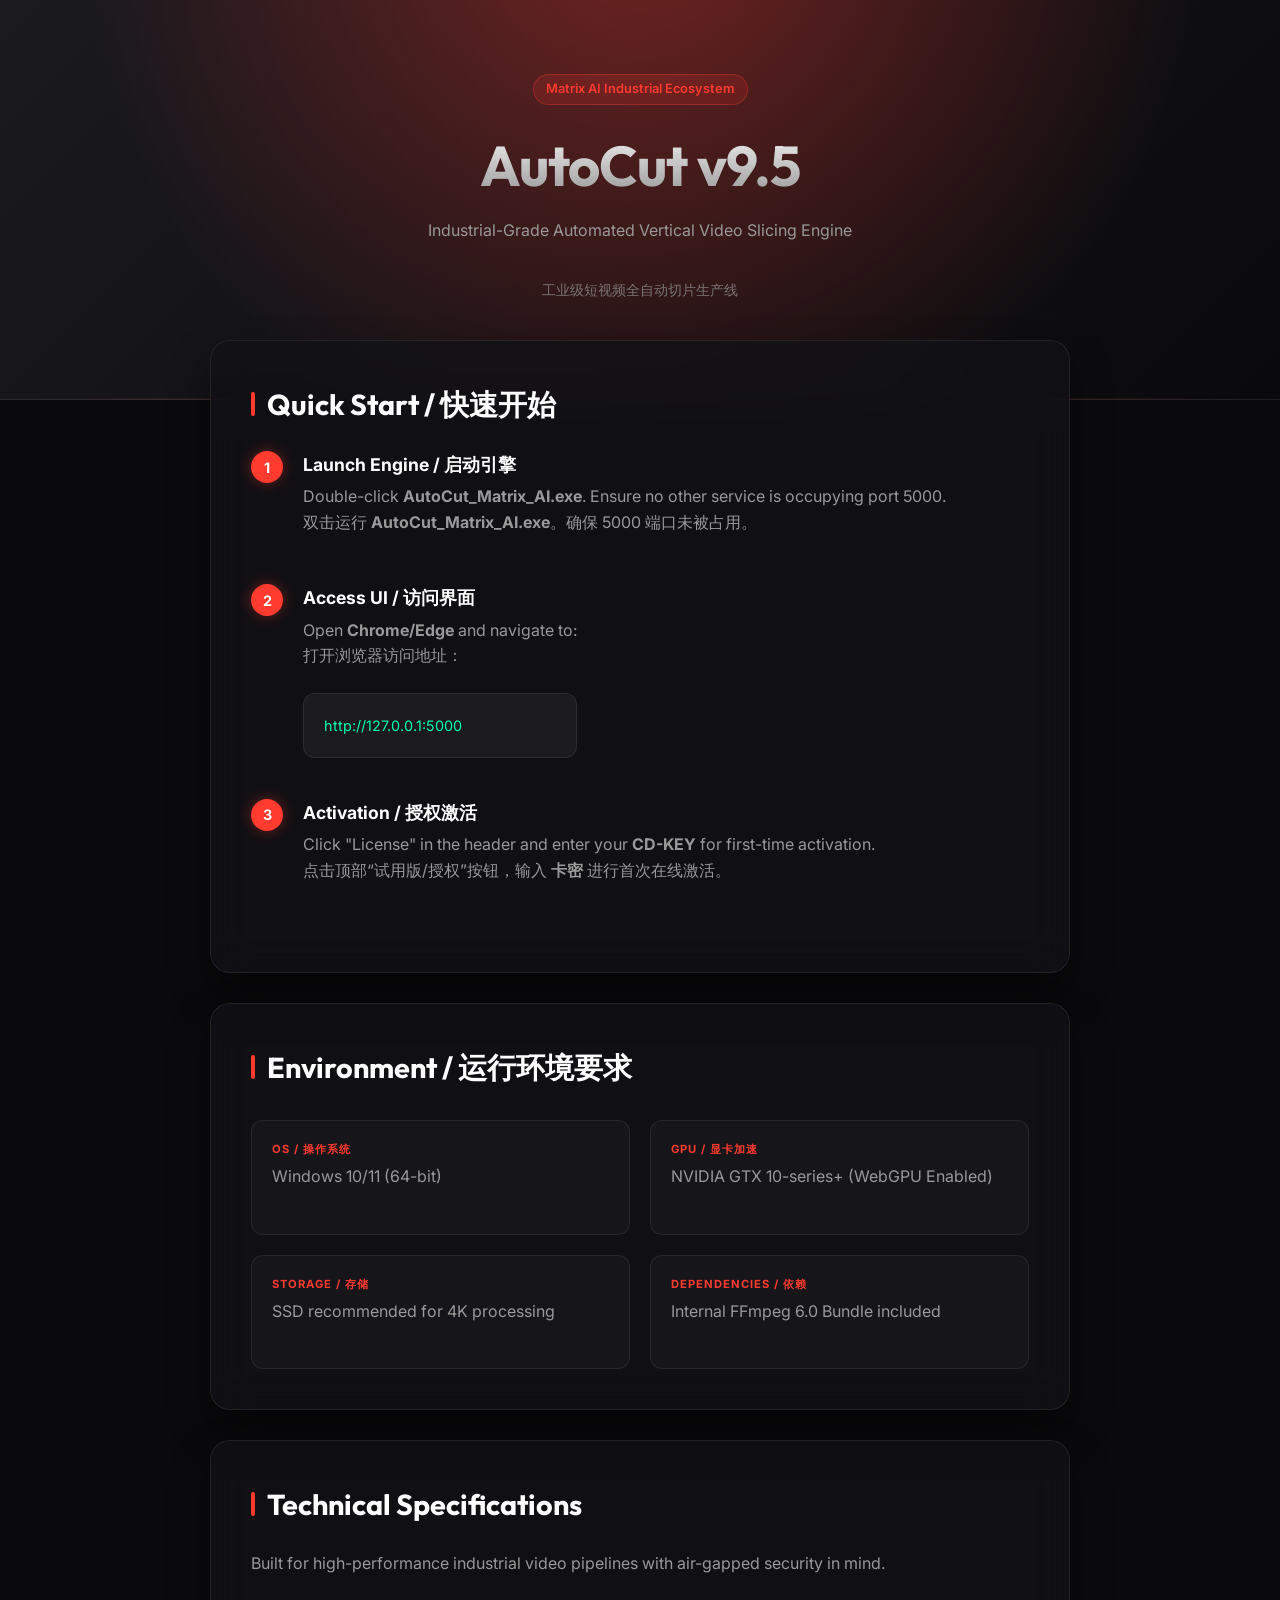
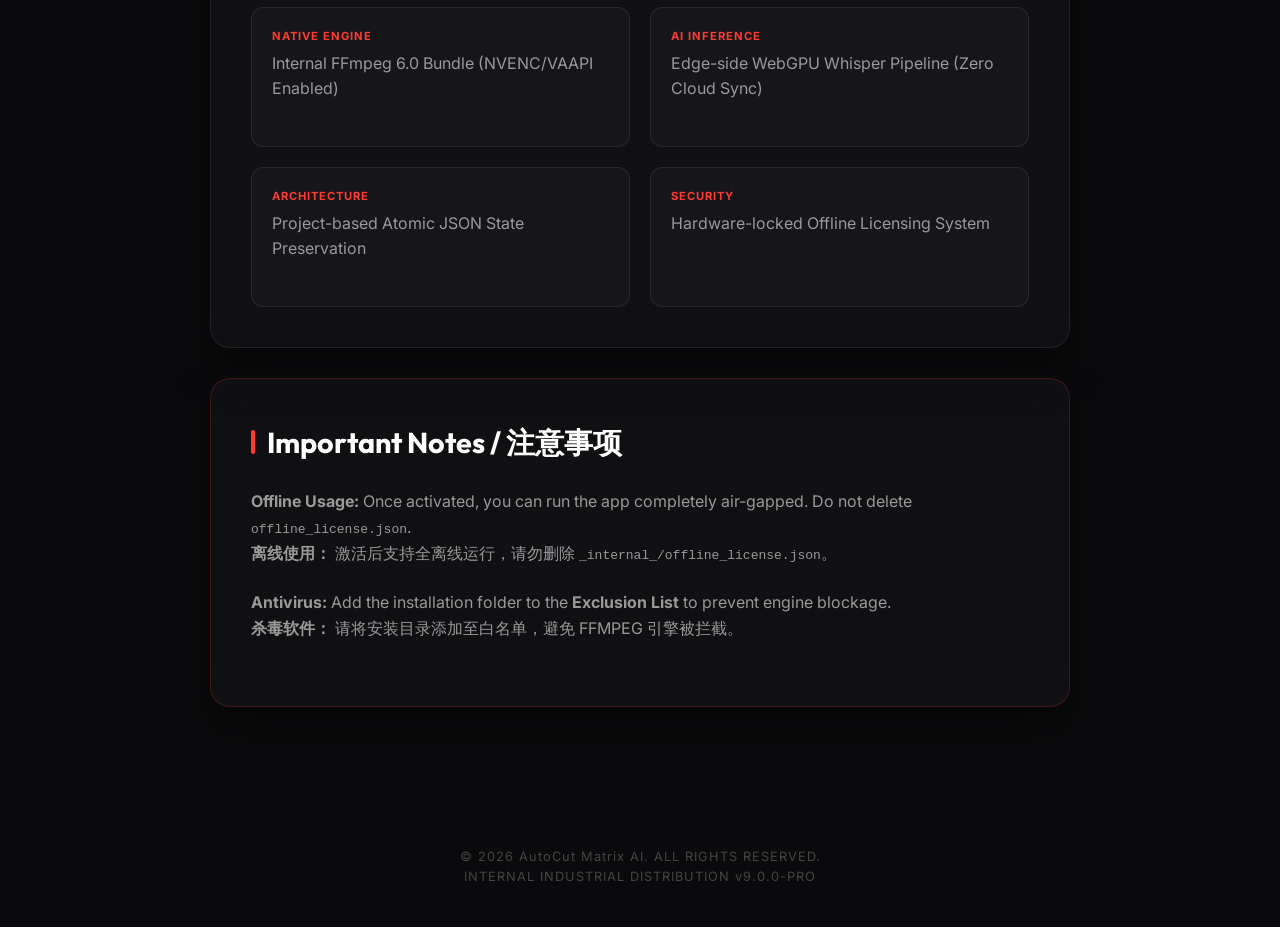
<file: 11_打包版本发布声明.html>
<!DOCTYPE html>
<html lang="en">
<head>
    <meta charset="UTF-8">
    <meta name="viewport" content="width=device-width, initial-scale=1.0">
    <title>AutoCut Matrix AI - Production Release Manual</title>
    <link href="https://fonts.googleapis.com/css2?family=Outfit:wght@300;400;600&family=Inter:wght@400;700&display=swap" rel="stylesheet">
    <style>
        :root {
            --bg: #0a0a0c;
            --surface: #121216;
            --primary: #ff3b30;
            --primary-glow: rgba(255, 59, 48, 0.4);
            --text: #e0e0e0;
            --text-sec: #999;
            --border: rgba(255, 255, 255, 0.08);
            --accent-bg: linear-gradient(135deg, #1a1a1f 0%, #0a0a0c 100%);
        }

        * {
            box-sizing: border-box;
            margin: 0;
            padding: 0;
        }

        body {
            font-family: 'Inter', sans-serif;
            background-color: var(--bg);
            color: var(--text);
            line-height: 1.6;
            overflow-x: hidden;
        }

        header {
            height: 400px;
            background: radial-gradient(circle at 50% -20%, var(--primary-glow) 0%, transparent 70%), var(--accent-bg);
            display: flex;
            flex-direction: column;
            justify-content: center;
            align-items: center;
            text-align: center;
            border-bottom: 1px solid var(--border);
            position: relative;
        }

        header::after {
            content: '';
            position: absolute;
            bottom: 0;
            width: 100%;
            height: 1px;
            background: linear-gradient(90deg, transparent, var(--primary), transparent);
            opacity: 0.3;
        }

        .container {
            max-width: 900px;
            margin: -60px auto 100px;
            padding: 0 20px;
            position: relative;
            z-index: 10;
        }

        .glass-card {
            background: rgba(18, 18, 22, 0.8);
            backdrop-filter: blur(20px);
            border: 1px solid var(--border);
            border-radius: 20px;
            padding: 40px;
            margin-bottom: 30px;
            box-shadow: 0 20px 40px rgba(0, 0, 0, 0.4);
        }

        h1 {
            font-family: 'Outfit', sans-serif;
            font-size: 3.5rem;
            letter-spacing: -1px;
            margin-bottom: 0.5rem;
            background: linear-gradient(to bottom, #fff, #888);
            -webkit-background-clip: text;
            background-clip: text;
            -webkit-text-fill-color: transparent;
            color: transparent;
        }

        h2 {
            font-family: 'Outfit', sans-serif;
            font-size: 1.8rem;
            margin-bottom: 1.5rem;
            color: #fff;
            display: flex;
            align-items: center;
            gap: 12px;
        }

        h2::before {
            content: '';
            width: 4px;
            height: 24px;
            background: var(--primary);
            border-radius: 2px;
        }

        p {
            margin-bottom: 1.5rem;
            color: var(--text-sec);
        }

        .badge {
            display: inline-block;
            padding: 4px 12px;
            background: rgba(255, 59, 48, 0.15);
            color: var(--primary);
            border: 1px solid rgba(255, 59, 48, 0.3);
            border-radius: 100px;
            font-size: 0.8rem;
            font-weight: 600;
            margin-bottom: 1rem;
        }

        .step-list {
            list-style: none;
        }

        .step-item {
            display: flex;
            gap: 20px;
            margin-bottom: 25px;
        }

        .step-num {
            flex-shrink: 0;
            width: 32px;
            height: 32px;
            background: var(--primary);
            color: #fff;
            border-radius: 50%;
            display: flex;
            justify-content: center;
            align-items: center;
            font-weight: bold;
            font-size: 0.9rem;
            box-shadow: 0 0 15px var(--primary-glow);
        }

        .step-content h3 {
            margin-bottom: 5px;
            color: #fff;
            font-size: 1.1rem;
        }

        .highlight-box {
            background: #1a1a1f;
            border: 1px solid var(--border);
            padding: 20px;
            border-radius: 12px;
            font-family: 'Inter', monospace;
            font-size: 0.9rem;
            color: #00ffaa;
            margin-bottom: 1rem;
            position: relative;
        }

        .info-grid {
            display: grid;
            grid-template-columns: 1fr 1fr;
            gap: 20px;
            margin-top: 30px;
        }

        .info-cell {
            padding: 20px;
            background: rgba(255, 255, 255, 0.03);
            border-radius: 12px;
            border: 1px solid var(--border);
        }

        .info-cell small {
            display: block;
            color: var(--primary);
            font-weight: 700;
            text-transform: uppercase;
            font-size: 0.7rem;
            letter-spacing: 1px;
            margin-bottom: 5px;
        }

        footer {
            text-align: center;
            padding: 40px;
            color: #444;
            font-size: 0.8rem;
            letter-spacing: 1px;
        }

        .btn {
            display: inline-block;
            padding: 12px 24px;
            background: var(--primary);
            color: #fff;
            text-decoration: none;
            border-radius: 8px;
            font-weight: 600;
            transition: all 0.2s;
        }

        .btn:hover {
            transform: translateY(-2px);
            box-shadow: 0 10px 20px var(--primary-glow);
        }

        @media (max-width: 768px) {
            .info-grid { grid-template-columns: 1fr; }
            h1 { font-size: 2.5rem; }
        }
    </style>
</head>
<body>

    <header>
        <div class="badge">Matrix AI Industrial Ecosystem</div>
        <h1>AutoCut v9.5</h1>
        <p>Industrial-Grade Automated Vertical Video Slicing Engine</p>
        <p style="font-size: 0.9rem; opacity: 0.7; margin-top: 10px;">工业级短视频全自动切片生产线</p>
    </header>

    <div class="container">
        
        <div class="glass-card">
            <h2>Quick Start / 快速开始</h2>
            <div class="step-list">
                <div class="step-item">
                    <div class="step-num">1</div>
                    <div class="step-content">
                        <h3>Launch Engine / 启动引擎</h3>
                        <p>Double-click <strong>AutoCut_Matrix_AI.exe</strong>. Ensure no other service is occupying port 5000.<br>
                        双击运行 <strong>AutoCut_Matrix_AI.exe</strong>。确保 5000 端口未被占用。</p>
                    </div>
                </div>
                <div class="step-item">
                    <div class="step-num">2</div>
                    <div class="step-content">
                        <h3>Access UI / 访问界面</h3>
                        <p>Open <strong>Chrome/Edge</strong> and navigate to:<br>
                        打开浏览器访问地址：</p>
                        <div class="highlight-box">http://127.0.0.1:5000</div>
                    </div>
                </div>
                <div class="step-item">
                    <div class="step-num">3</div>
                    <div class="step-content">
                        <h3>Activation / 授权激活</h3>
                        <p>Click "License" in the header and enter your <strong>CD-KEY</strong> for first-time activation.<br>
                        点击顶部“试用版/授权”按钮，输入 <strong>卡密</strong> 进行首次在线激活。</p>
                    </div>
                </div>
            </div>
        </div>

        <div class="glass-card">
            <h2>Environment / 运行环境要求</h2>
            <div class="info-grid">
                <div class="info-cell">
                    <small>OS / 操作系统</small>
                    <p>Windows 10/11 (64-bit)</p>
                </div>
                <div class="info-cell">
                    <small>GPU / 显卡加速</small>
                    <p>NVIDIA GTX 10-series+ (WebGPU Enabled)</p>
                </div>
                <div class="info-cell">
                    <small>Storage / 存储</small>
                    <p>SSD recommended for 4K processing</p>
                </div>
                <div class="info-cell">
                    <small>Dependencies / 依赖</small>
                    <p>Internal FFmpeg 6.0 Bundle included</p>
                </div>
            </div>
        </div>

        <div class="glass-card">
            <h2>Technical Specifications</h2>
            <p>Built for high-performance industrial video pipelines with air-gapped security in mind.</p>
            
            <div class="info-grid">
                <div class="info-cell">
                    <small>Native Engine</small>
                    <p>Internal FFmpeg 6.0 Bundle (NVENC/VAAPI Enabled)</p>
                </div>
                <div class="info-cell">
                    <small>AI Inference</small>
                    <p>Edge-side WebGPU Whisper Pipeline (Zero Cloud Sync)</p>
                </div>
                <div class="info-cell">
                    <small>Architecture</small>
                    <p>Project-based Atomic JSON State Preservation</p>
                </div>
                <div class="info-cell">
                    <small>Security</small>
                    <p>Hardware-locked Offline Licensing System</p>
                </div>
            </div>
        </div>

        <div class="glass-card" style="border-color: rgba(255, 59, 48, 0.2);">
            <h2>Important Notes / 注意事项</h2>
            <p><strong>Offline Usage:</strong> Once activated, you can run the app completely air-gapped. Do not delete <code>offline_license.json</code>.<br>
            <strong>离线使用：</strong> 激活后支持全离线运行，请勿删除 <code>_internal_/offline_license.json</code>。</p>
            <p><strong>Antivirus:</strong> Add the installation folder to the <strong>Exclusion List</strong> to prevent engine blockage.<br>
            <strong>杀毒软件：</strong> 请将安装目录添加至白名单，避免 FFMPEG 引擎被拦截。</p>
        </div>

    </div>

    <footer>
        &copy; 2026 AutoCut Matrix AI. ALL RIGHTS RESERVED. <br>
        INTERNAL INDUSTRIAL DISTRIBUTION v9.0.0-PRO
    </footer>

</body>
</html>
</file>
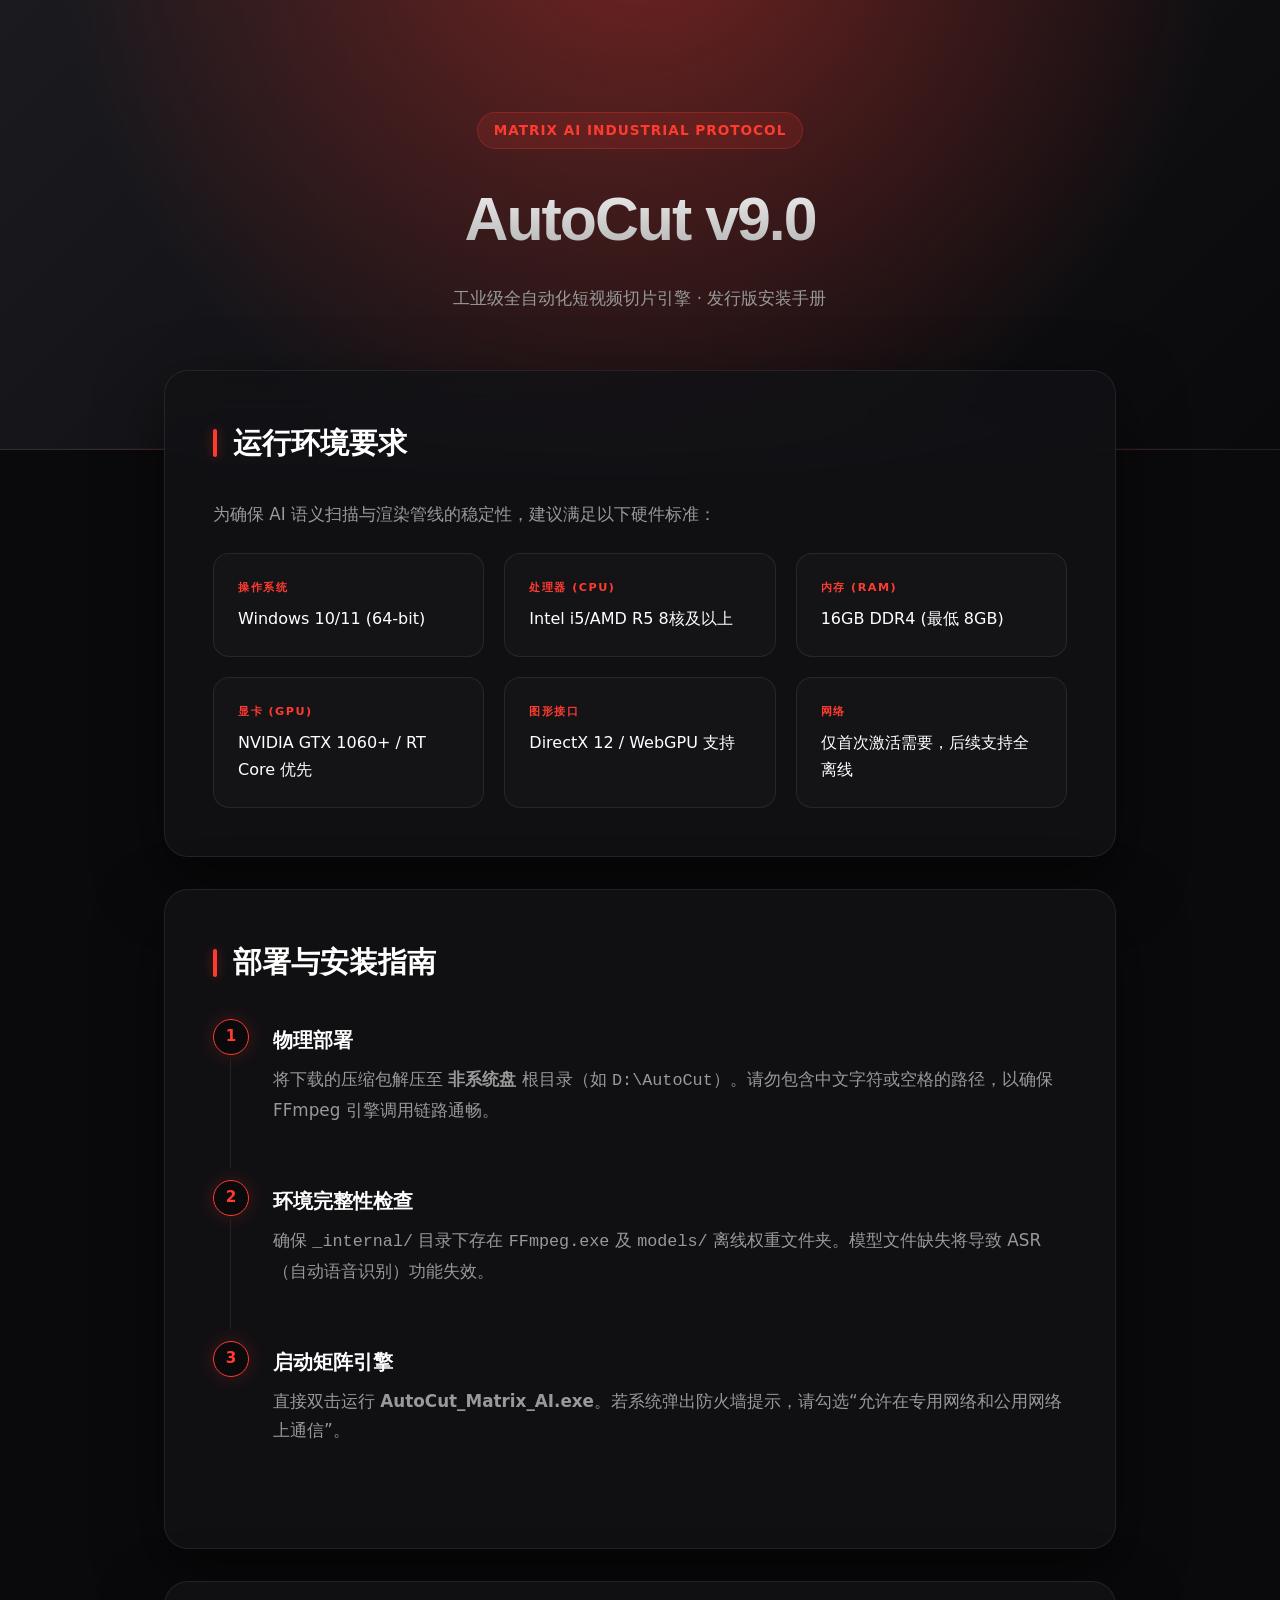
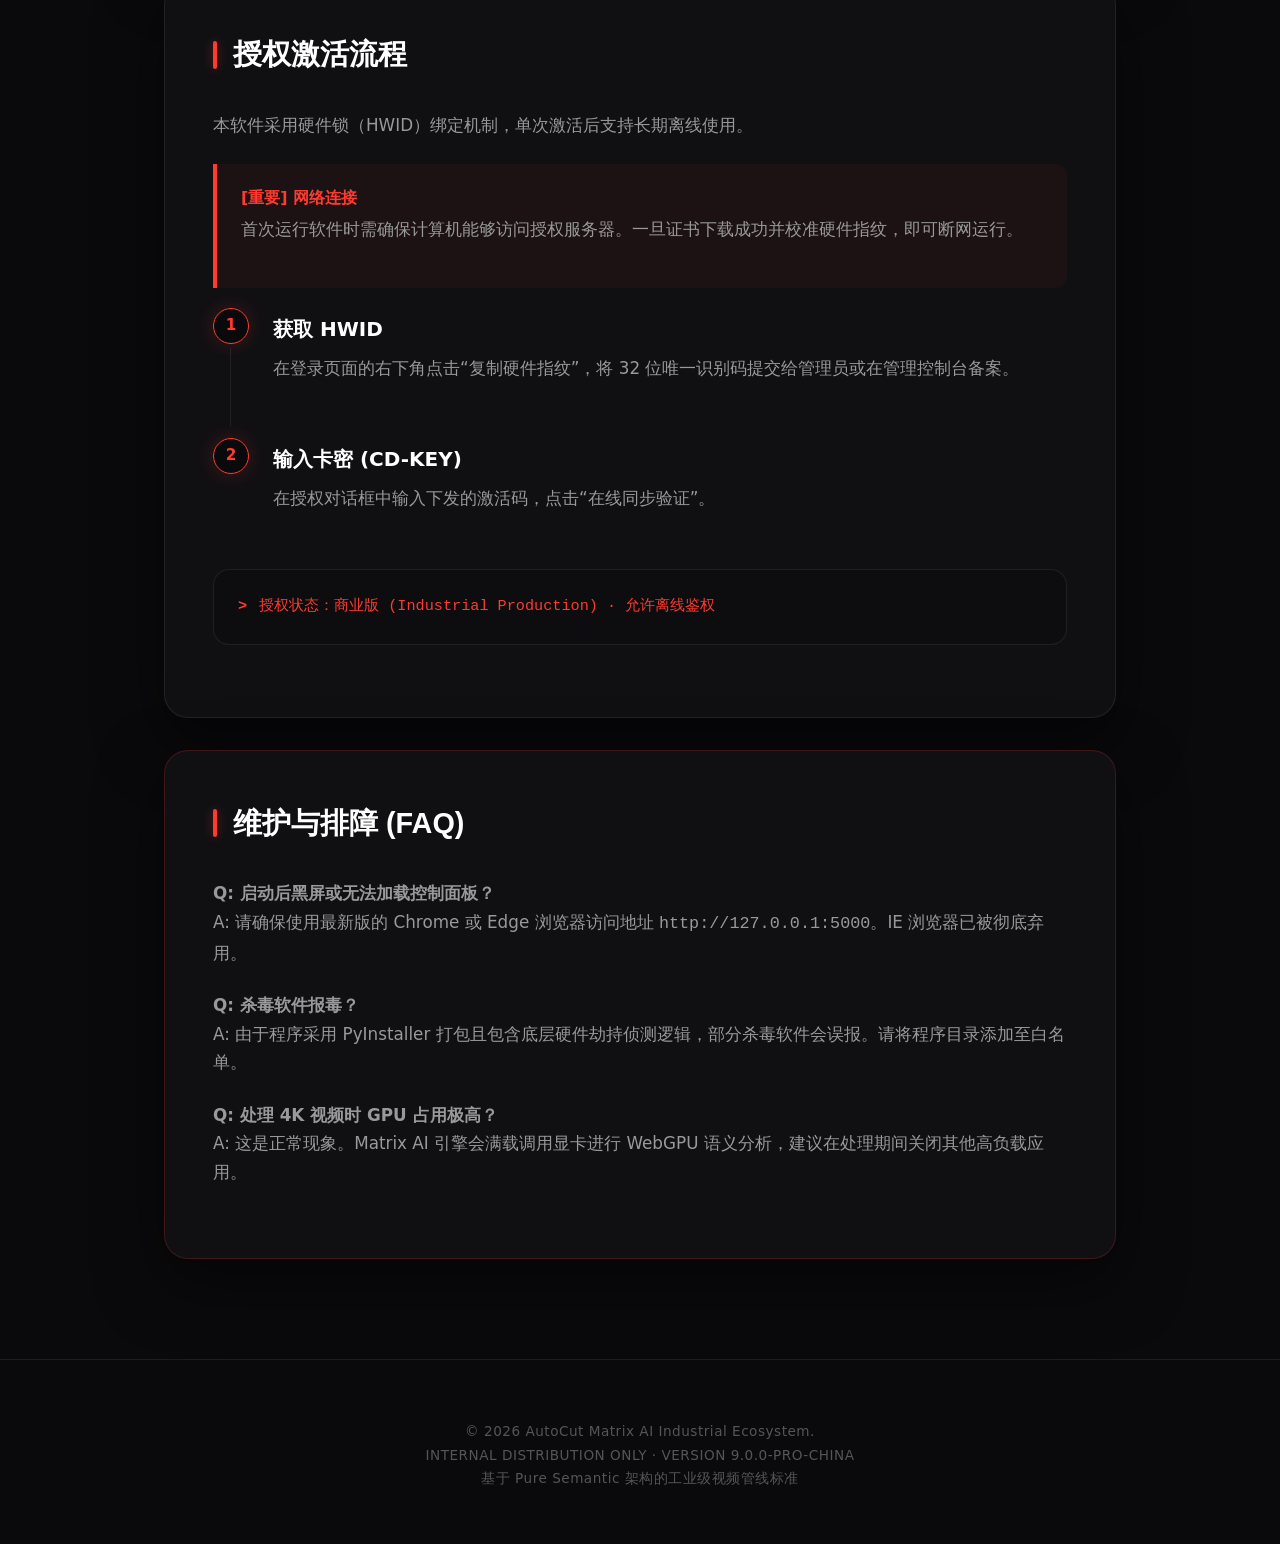
<file: _internal/static/RELEASE_INSTALL_GUIDE.html>
<!DOCTYPE html>
<html lang="zh-CN">
<head>
    <meta charset="UTF-8">
    <meta name="viewport" content="width=device-width, initial-scale=1.0">
    <title>AutoCut Matrix AI - 工业级安装与激活手册</title>
    <style>
        :root {
            --bg: #0a0a0c;
            --surface: #121216;
            --primary: #ff3b30;
            --primary-glow: rgba(255, 59, 48, 0.4);
            --text: #e0e0e0;
            --text-sec: #999;
            --border: rgba(255, 255, 255, 0.08);
            --accent-bg: linear-gradient(135deg, #1a1a1f 0%, #0a0a0c 100%);
            --glass: rgba(18, 18, 22, 0.85);
        }

        * {
            box-sizing: border-box;
            margin: 0;
            padding: 0;
        }

        body {
            font-family: 'Inter', system-ui, -apple-system, sans-serif;
            background-color: var(--bg);
            color: var(--text);
            line-height: 1.7;
            overflow-x: hidden;
        }

        header {
            height: 450px;
            background: radial-gradient(circle at 50% -20%, var(--primary-glow) 0%, transparent 70%), var(--accent-bg);
            display: flex;
            flex-direction: column;
            justify-content: center;
            align-items: center;
            text-align: center;
            border-bottom: 1px solid var(--border);
            position: relative;
            padding: 0 20px;
        }

        header::after {
            content: '';
            position: absolute;
            bottom: 0;
            width: 100%;
            height: 1px;
            background: linear-gradient(90deg, transparent, var(--primary), transparent);
            opacity: 0.3;
        }

        .container {
            max-width: 1000px;
            margin: -80px auto 100px;
            padding: 0 24px;
            position: relative;
            z-index: 10;
        }

        .glass-card {
            background: var(--glass);
            backdrop-filter: blur(24px);
            border: 1px solid var(--border);
            border-radius: 24px;
            padding: 48px;
            margin-bottom: 32px;
            box-shadow: 0 24px 64px rgba(0, 0, 0, 0.5);
            transition: transform 0.3s ease, border-color 0.3s ease;
        }

        .glass-card:hover {
            border-color: rgba(255, 59, 48, 0.2);
        }

        h1 {
            font-family: 'Outfit', sans-serif;
            font-size: 3.8rem;
            letter-spacing: -2px;
            margin-bottom: 0.8rem;
            background: linear-gradient(to bottom, #fff, #a1a1a1);
            -webkit-background-clip: text;
            background-clip: text;
            -webkit-text-fill-color: transparent;
            color: transparent;
            font-weight: 600;
        }

        h2 {
            font-family: 'Outfit', sans-serif;
            font-size: 1.8rem;
            margin-bottom: 2rem;
            color: #fff;
            display: flex;
            align-items: center;
            gap: 16px;
            font-weight: 600;
        }

        h2::before {
            content: '';
            width: 4px;
            height: 28px;
            background: var(--primary);
            border-radius: 4px;
            box-shadow: 0 0 12px var(--primary-glow);
        }

        p {
            margin-bottom: 1.5rem;
            color: var(--text-sec);
            font-size: 1.05rem;
        }

        .badge {
            display: inline-block;
            padding: 6px 16px;
            background: rgba(255, 59, 48, 0.12);
            color: var(--primary);
            border: 1px solid rgba(255, 59, 48, 0.25);
            border-radius: 100px;
            font-size: 0.85rem;
            font-weight: 700;
            margin-bottom: 1.2rem;
            letter-spacing: 1px;
            text-transform: uppercase;
        }

        .step-list {
            list-style: none;
        }

        .step-item {
            display: flex;
            gap: 24px;
            margin-bottom: 32px;
            position: relative;
        }

        .step-item:not(:last-child)::after {
            content: '';
            position: absolute;
            left: 17px;
            top: 40px;
            bottom: -20px;
            width: 1px;
            background: var(--border);
        }

        .step-num {
            flex-shrink: 0;
            width: 36px;
            height: 36px;
            background: var(--bg);
            border: 1px solid var(--primary);
            color: var(--primary);
            border-radius: 50%;
            display: flex;
            justify-content: center;
            align-items: center;
            font-weight: 700;
            font-size: 0.95rem;
            box-shadow: 0 0 20px rgba(255, 59, 48, 0.2);
            z-index: 2;
        }

        .step-content {
            padding-top: 4px;
        }

        .step-content h3 {
            margin-bottom: 8px;
            color: #fff;
            font-size: 1.25rem;
            font-weight: 600;
        }

        .highlight-box {
            background: #0d0d0f;
            border: 1px solid var(--border);
            padding: 24px;
            border-radius: 16px;
            font-family: 'JetBrains Mono', 'Fira Code', monospace;
            font-size: 0.95rem;
            color: #fb3a30;
            margin: 1.5rem 0;
            position: relative;
            overflow: hidden;
            display: flex;
            align-items: center;
            gap: 12px;
        }

        .highlight-box::before {
            content: '>';
            color: var(--primary);
            font-weight: bold;
        }

        .spec-grid {
            display: grid;
            grid-template-columns: repeat(auto-fit, minmax(220px, 1fr));
            gap: 20px;
            margin-top: 24px;
        }

        .spec-card {
            padding: 24px;
            background: rgba(255, 255, 255, 0.02);
            border-radius: 16px;
            border: 1px solid var(--border);
            transition: all 0.2s ease;
        }

        .spec-card:hover {
            background: rgba(255, 255, 255, 0.04);
            transform: translateY(-4px);
        }

        .spec-card small {
            display: block;
            color: var(--primary);
            font-weight: 800;
            text-transform: uppercase;
            font-size: 0.7rem;
            letter-spacing: 1.5px;
            margin-bottom: 8px;
        }

        .spec-card span {
            color: #fff;
            font-weight: 500;
            font-size: 1rem;
        }

        .note-warn {
            border-left: 4px solid var(--primary);
            background: rgba(255, 59, 48, 0.05);
            padding: 20px 24px;
            border-radius: 0 12px 12px 0;
            margin: 20px 0;
        }

        .note-warn strong {
            color: var(--primary);
            display: block;
            margin-bottom: 4px;
        }

        footer {
            text-align: center;
            padding: 60px 20px;
            color: #555;
            font-size: 0.85rem;
            letter-spacing: 0.5px;
            border-top: 1px solid var(--border);
        }

        .kbd {
            background: #222;
            border: 1px solid #444;
            border-radius: 4px;
            padding: 2px 6px;
            font-size: 0.85rem;
            color: #eee;
        }

        @media (max-width: 768px) {
            h1 { font-size: 2.8rem; }
            .container { margin-top: -40px; }
            .glass-card { padding: 32px 24px; }
        }
    </style>
</head>
<body>

    <header>
        <div class="badge">Matrix AI Industrial Protocol</div>
        <h1>AutoCut v9.0</h1>
        <p>工业级全自动化短视频切片引擎 · 发行版安装手册</p>
    </header>

    <div class="container">
        
        <!-- 环境要求 -->
        <div class="glass-card">
            <h2>运行环境要求</h2>
            <p>为确保 AI 语义扫描与渲染管线的稳定性，建议满足以下硬件标准：</p>
            <div class="spec-grid">
                <div class="spec-card">
                    <small>操作系统</small>
                    <span>Windows 10/11 (64-bit)</span>
                </div>
                <div class="spec-card">
                    <small>处理器 (CPU)</small>
                    <span>Intel i5/AMD R5 8核及以上</span>
                </div>
                <div class="spec-card">
                    <small>内存 (RAM)</small>
                    <span>16GB DDR4 (最低 8GB)</span>
                </div>
                <div class="spec-card">
                    <small>显卡 (GPU)</small>
                    <span>NVIDIA GTX 1060+ / RT Core 优先</span>
                </div>
                <div class="spec-card">
                    <small>图形接口</small>
                    <span>DirectX 12 / WebGPU 支持</span>
                </div>
                <div class="spec-card">
                    <small>网络</small>
                    <span>仅首次激活需要，后续支持全离线</span>
                </div>
            </div>
        </div>

        <!-- 安装步骤 -->
        <div class="glass-card">
            <h2>部署与安装指南</h2>
            <div class="step-list">
                <div class="step-item">
                    <div class="step-num">1</div>
                    <div class="step-content">
                        <h3>物理部署</h3>
                        <p>将下载的压缩包解压至 <strong>非系统盘</strong> 根目录（如 <code>D:\AutoCut</code>）。请勿包含中文字符或空格的路径，以确保 FFmpeg 引擎调用链路通畅。</p>
                    </div>
                </div>
                <div class="step-item">
                    <div class="step-num">2</div>
                    <div class="step-content">
                        <h3>环境完整性检查</h3>
                        <p>确保 <code>_internal/</code> 目录下存在 <code>FFmpeg.exe</code> 及 <code>models/</code> 离线权重文件夹。模型文件缺失将导致 ASR（自动语音识别）功能失效。</p>
                    </div>
                </div>
                <div class="step-item">
                    <div class="step-num">3</div>
                    <div class="step-content">
                        <h3>启动矩阵引擎</h3>
                        <p>直接双击运行 <strong>AutoCut_Matrix_AI.exe</strong>。若系统弹出防火墙提示，请勾选“允许在专用网络和公用网络上通信”。</p>
                    </div>
                </div>
            </div>
        </div>

        <!-- 授权激活 -->
        <div class="glass-card">
            <h2>授权激活流程</h2>
            <p>本软件采用硬件锁（HWID）绑定机制，单次激活后支持长期离线使用。</p>
            
            <div class="note-warn">
                <strong>[重要] 网络连接</strong>
                <p>首次运行软件时需确保计算机能够访问授权服务器。一旦证书下载成功并校准硬件指纹，即可断网运行。</p>
            </div>

            <div class="step-list">
                <div class="step-item">
                    <div class="step-num">1</div>
                    <div class="step-content">
                        <h3>获取 HWID</h3>
                        <p>在登录页面的右下角点击“复制硬件指纹”，将 32 位唯一识别码提交给管理员或在管理控制台备案。</p>
                    </div>
                </div>
                <div class="step-item">
                    <div class="step-num">2</div>
                    <div class="step-content">
                        <h3>输入卡密 (CD-KEY)</h3>
                        <p>在授权对话框中输入下发的激活码，点击“在线同步验证”。</p>
                    </div>
                </div>
            </div>

            <div class="highlight-box">
                授权状态：商业版 (Industrial Production) · 允许离线鉴权
            </div>
        </div>

        <!-- 常见问题 -->
        <div class="glass-card" style="border-color: rgba(255, 59, 48, 0.2);">
            <h2>维护与排障 (FAQ)</h2>
            <p><strong>Q: 启动后黑屏或无法加载控制面板？</strong><br>
            A: 请确保使用最新版的 Chrome 或 Edge 浏览器访问地址 <code>http://127.0.0.1:5000</code>。IE 浏览器已被彻底弃用。</p>
            
            <p><strong>Q: 杀毒软件报毒？</strong><br>
            A: 由于程序采用 PyInstaller 打包且包含底层硬件劫持侦测逻辑，部分杀毒软件会误报。请将程序目录添加至白名单。</p>
            
            <p><strong>Q: 处理 4K 视频时 GPU 占用极高？</strong><br>
            A: 这是正常现象。Matrix AI 引擎会满载调用显卡进行 WebGPU 语义分析，建议在处理期间关闭其他高负载应用。</p>
        </div>

    </div>

    <footer>
        &copy; 2026 AutoCut Matrix AI Industrial Ecosystem. <br>
        INTERNAL DISTRIBUTION ONLY · VERSION 9.0.0-PRO-CHINA <br>
        基于 Pure Semantic 架构的工业级视频管线标准
    </footer>

</body>
</html>
</file>
